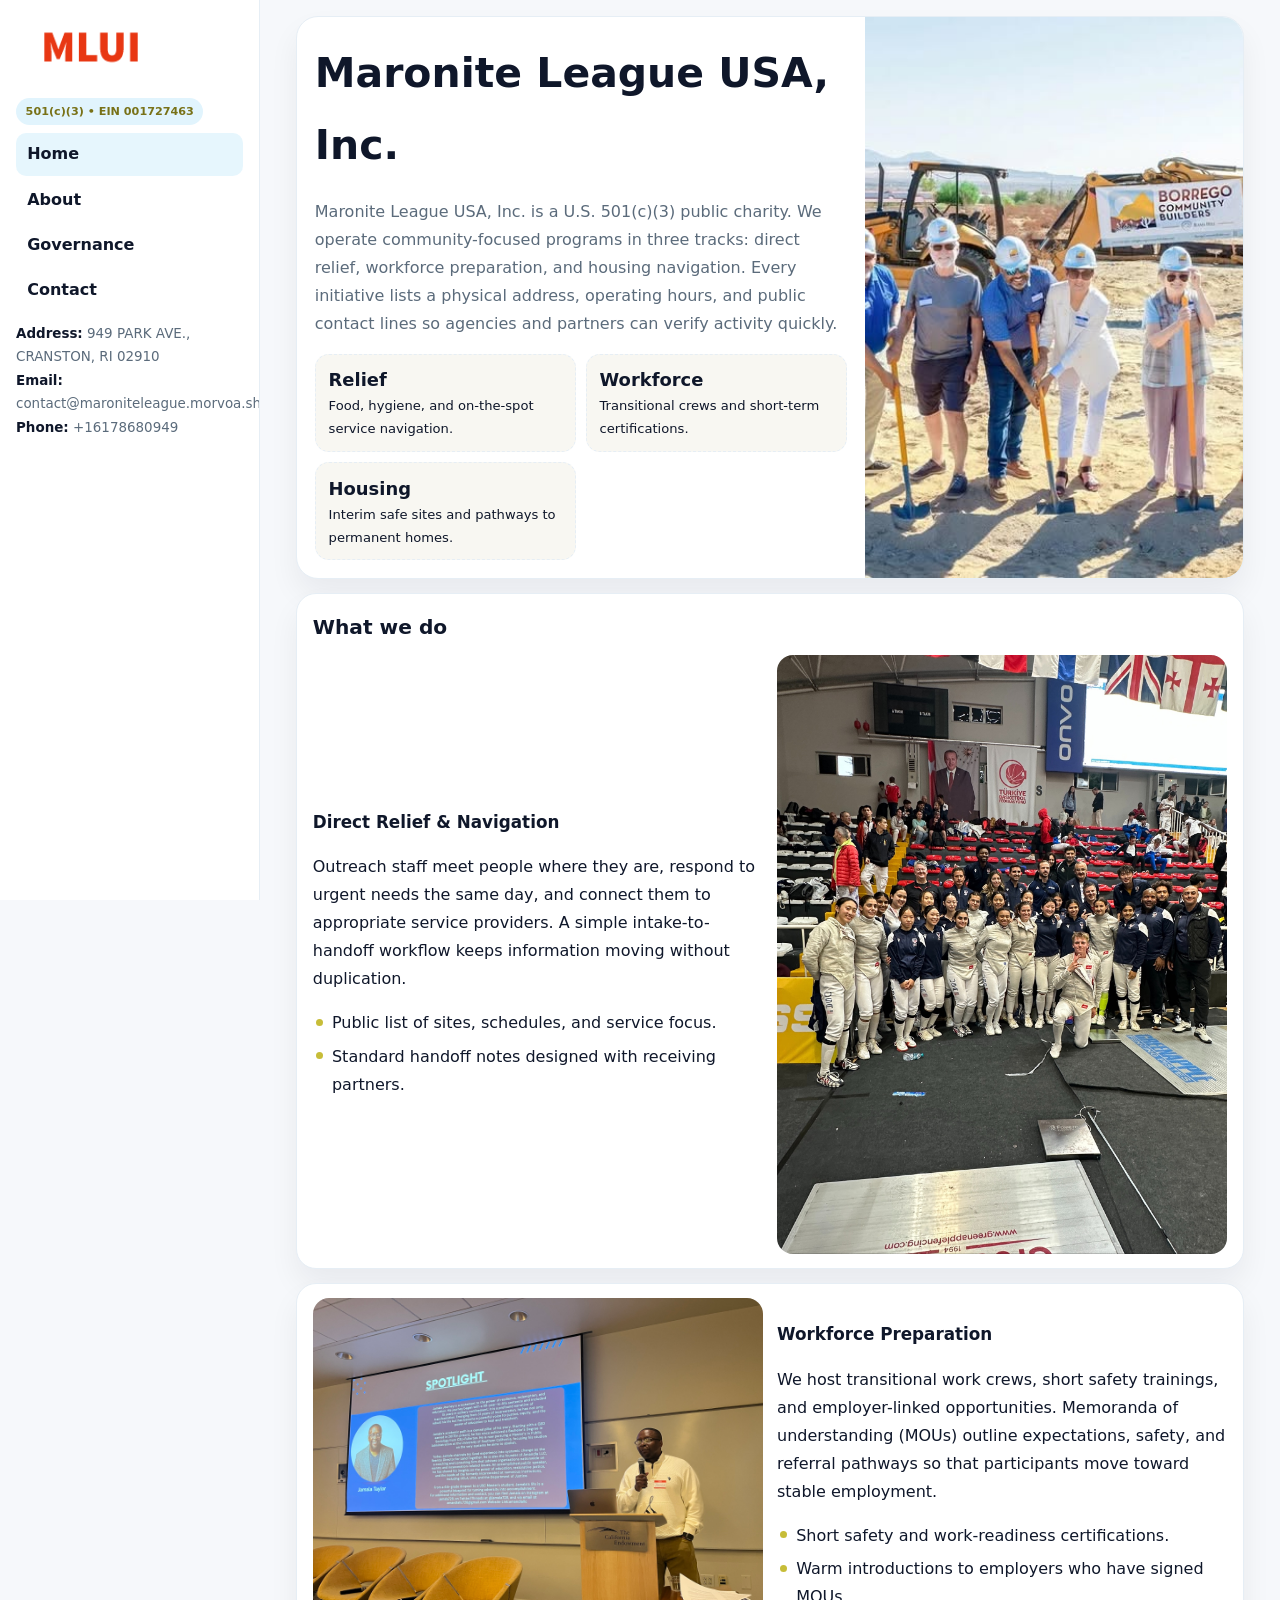
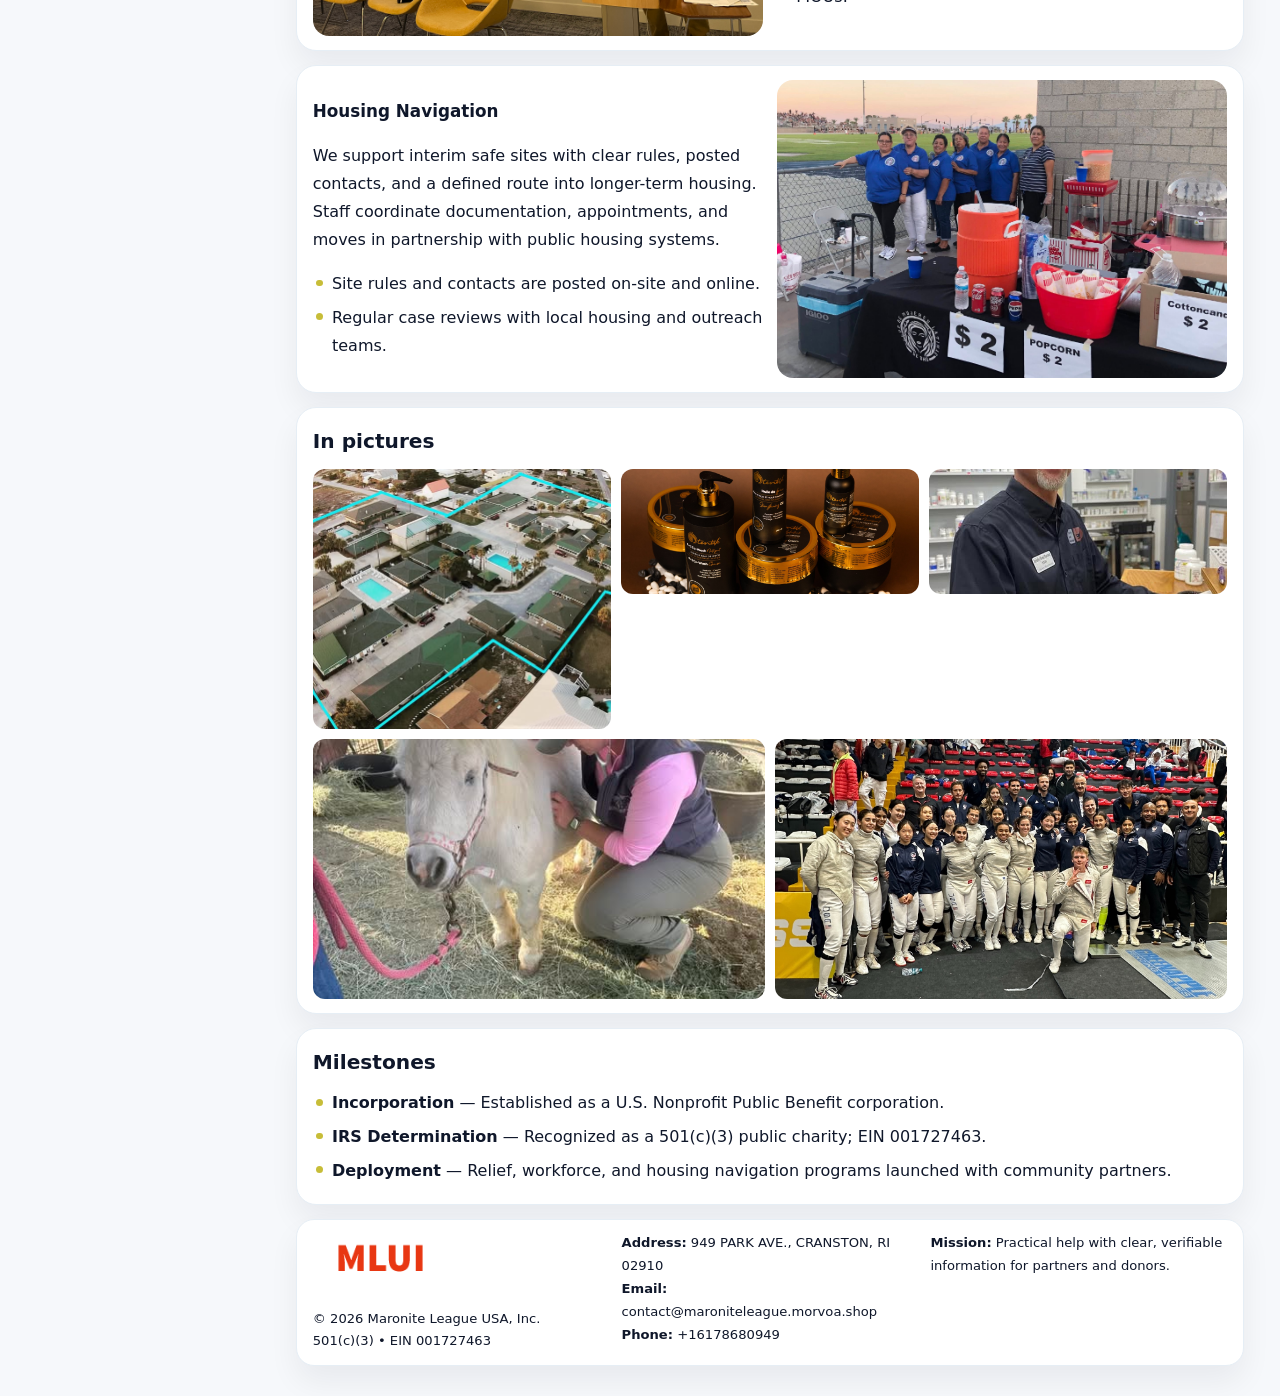
<file: index.html>
<!doctype html><html lang="en"><head>
<meta charset="utf-8">
<meta name="viewport" content="width=device-width,initial-scale=1">
<title>Maronite League USA, Inc. – Nonprofit • 2025</title>
<link rel="stylesheet" href="assets/styles.css">
<link rel="icon" href="images/logo.png">
<meta name="data-ein" content="001727463">
<meta name="data-name" content="Maronite League USA, Inc.">
  <meta name="description" content="Our nonprofit strengthens the community with programs focused on community services, education, and direct relief.">
<meta name="facebook-domain-verification" content="8jihy6gtgxe0gim5e0845h11gei5ml" />
</head>
<body>
<div style="position:absolute;left:-9999px;top:-9999px;opacity:0" data-uniq="{{UNIQUE_BLOB}}">
  <span>Our nonprofit strengthens the community with programs focused on community services, education, and direct relief.</span><svg width="12" height="12" viewBox="0 0 12 12" xmlns="http://www.w3.org/2000/svg"><circle cx="6" cy="6" r="5" fill="#2b6cb0"/></svg><img src="images/reporting.jpg" width="1" height="1" alt="" loading="lazy"/>
</div>

<div class="layout">
  <aside class="aside">
    <div class="logo">
      <a href="index.html"><img src="images/logo.png" alt="Logo"></a>
    </div>
    <div class="tag">501(c)(3) • EIN 001727463</div>
    <nav class="c2d4cdb1d1f" style="margin-top:8px">
      <a class="active" href="index.html">Home</a>
      <a href="about.html">About</a>
      <a href="governance.html">Governance</a>
      <a href="contact.html">Contact</a>
    </nav>
    <div class="meta">
      <div><strong>Address:</strong> 949 PARK AVE.,
CRANSTON, RI 02910</div>
      <div><strong>Email:</strong> contact@maroniteleague.morvoa.shop</div>
      <div><strong>Phone:</strong> +16178680949</div>
    </div>
  </aside>

  <main>
    <div class="container">

      <!-- HERO -->
      <section class="cf1159416b6">
        <div class="hero-grid">
          <div class="c1eea02c124">
            <h1>Maronite League USA, Inc.</h1>
            <p>Maronite League USA, Inc. is a U.S. 501(c)(3) public charity. We operate community-focused programs in three tracks: direct relief, workforce preparation, and housing navigation. Every initiative lists a physical address, operating hours, and public contact lines so agencies and partners can verify activity quickly.</p>
            <div class="stats">
              <div class="stat">
                <b>Relief</b>
                <div class="small">Food, hygiene, and on-the-spot service navigation.</div>
              </div>
              <div class="stat">
                <b>Workforce</b>
                <div class="small">Transitional crews and short-term certifications.</div>
              </div>
              <div class="stat">
                <b>Housing</b>
                <div class="small">Interim safe sites and pathways to permanent homes.</div>
              </div>
            </div>
          </div>
          <img src="images/hero.jpg" alt="Program overview">
        </div>
      </section>

      <!-- WHAT WE DO -->
      <section class="section panel">
        <h2>What we do</h2>
        <div class="z">
          <div>
            <h3>Direct Relief & Navigation</h3>
            <p>Outreach staff meet people where they are, respond to urgent needs the same day, and connect them to appropriate service providers. A simple intake-to-handoff workflow keeps information moving without duplication.</p>
            <ul class="timeline">
              <li>Public list of sites, schedules, and service focus.</li>
              <li>Standard handoff notes designed with receiving partners.</li>
            </ul>
          </div>
          <div class="imgbox"><img src="images/relief.jpg" alt="Relief activities"></div>
        </div>
      </section>

      <!-- WORKFORCE -->
      <section class="section panel">
        <div class="z">
          <div class="imgbox"><img src="images/jobs.jpg" alt="Workforce program"></div>
          <div>
            <h3>Workforce Preparation</h3>
            <p>We host transitional work crews, short safety trainings, and employer-linked opportunities. Memoranda of understanding (MOUs) outline expectations, safety, and referral pathways so that participants move toward stable employment.</p>
            <ul class="timeline">
              <li>Short safety and work-readiness certifications.</li>
              <li>Warm introductions to employers who have signed MOUs.</li>
            </ul>
          </div>
        </div>
      </section>

      <!-- HOUSING -->
      <section class="section panel">
        <div class="z">
          <div>
            <h3>Housing Navigation</h3>
            <p>We support interim safe sites with clear rules, posted contacts, and a defined route into longer-term housing. Staff coordinate documentation, appointments, and moves in partnership with public housing systems.</p>
            <ul class="timeline">
              <li>Site rules and contacts are posted on-site and online.</li>
              <li>Regular case reviews with local housing and outreach teams.</li>
            </ul>
          </div>
          <div class="imgbox"><img src="images/land.jpg" alt="Housing navigation"></div>
        </div>
      </section>

      <!-- MOSAIC GALLERY -->
      <section class="section panel">
        <h2>In pictures</h2>
        <div class="mosaic">
          <img class="c2 r2" src="images/community.jpg" alt="Community event">
          <img class="c2" src="images/education.jpg" alt="Education program">
          <img class="c2" src="images/programs.jpg" alt="Program table">
          <img class="c3 r2" src="images/about.jpg" alt="Team and partners">
          <img class="c3 r2" src="images/relief.jpg" alt="Relief crew">
        </div>
      </section>

      <!-- MILESTONES -->
      <section class="section panel">
        <h2>Milestones</h2>
        <ul class="timeline">
          <li><strong>Incorporation</strong> — Established as a U.S. Nonprofit Public Benefit corporation.</li>
          <li><strong>IRS Determination</strong> — Recognized as a 501(c)(3) public charity; EIN 001727463.</li>
          <li><strong>Deployment</strong> — Relief, workforce, and housing navigation programs launched with community partners.</li>
        </ul>
      </section>

      <footer class="footer">
        <div class="footer-grid">
          <div>
            <img src="images/logo.png" style="width:135px;margin-bottom:.35rem" alt="Logo">
            <div class="small">© <span id="y"></span> Maronite League USA, Inc.</div>
            <div class="small">501(c)(3) • EIN 001727463</div>
          </div>
          <div>
            <div class="small"><strong>Address:</strong> 949 PARK AVE.,
CRANSTON, RI 02910</div>
            <div class="small"><strong>Email:</strong> <a href="mailto:contact@maroniteleague.morvoa.shop">contact@maroniteleague.morvoa.shop</a></div>
            <div class="small"><strong>Phone:</strong> <a href="tel:+16178680949">+16178680949</a></div>
          </div>
          <div>
            <div class="small"><strong>Mission:</strong> Practical help with clear, verifiable information for partners and donors.</div>
          </div>
        </div>
      </footer>
    </div>
  </main>
</div>

<script>
/* Brand color per EIN/NAME so each site looks unique */
(function(){
  function hash(s){let x=2166136261>>>0;for(let i=0;i<s.length;i++){x^=s.charCodeAt(i);x=(x*16777619)>>>0;}return x>>>0;}
  const ein=document.querySelector('meta[name="data-ein"]')?.content||'0';
  const name=document.querySelector('meta[name="data-name"]')?.content||'';
  const k=hash((ein||name).replace(/\s+/g,''));
  const H=k%360,S=54+(k%18),L=50;
  const r=document.documentElement;
  r.style.setProperty('--brand',`hsl(${H} ${S}% ${L}%)`);
  r.style.setProperty('--brand-ink',`hsl(${H} ${Math.min(96,S+12)}% ${Math.max(22,L-22)}%)`);
  r.style.setProperty('--soft',`hsl(${H} ${Math.max(28,S-30)}% 96%)`);
  document.getElementById('y').textContent=new Date().getFullYear();
})();
</script>
</body></html>
</file>
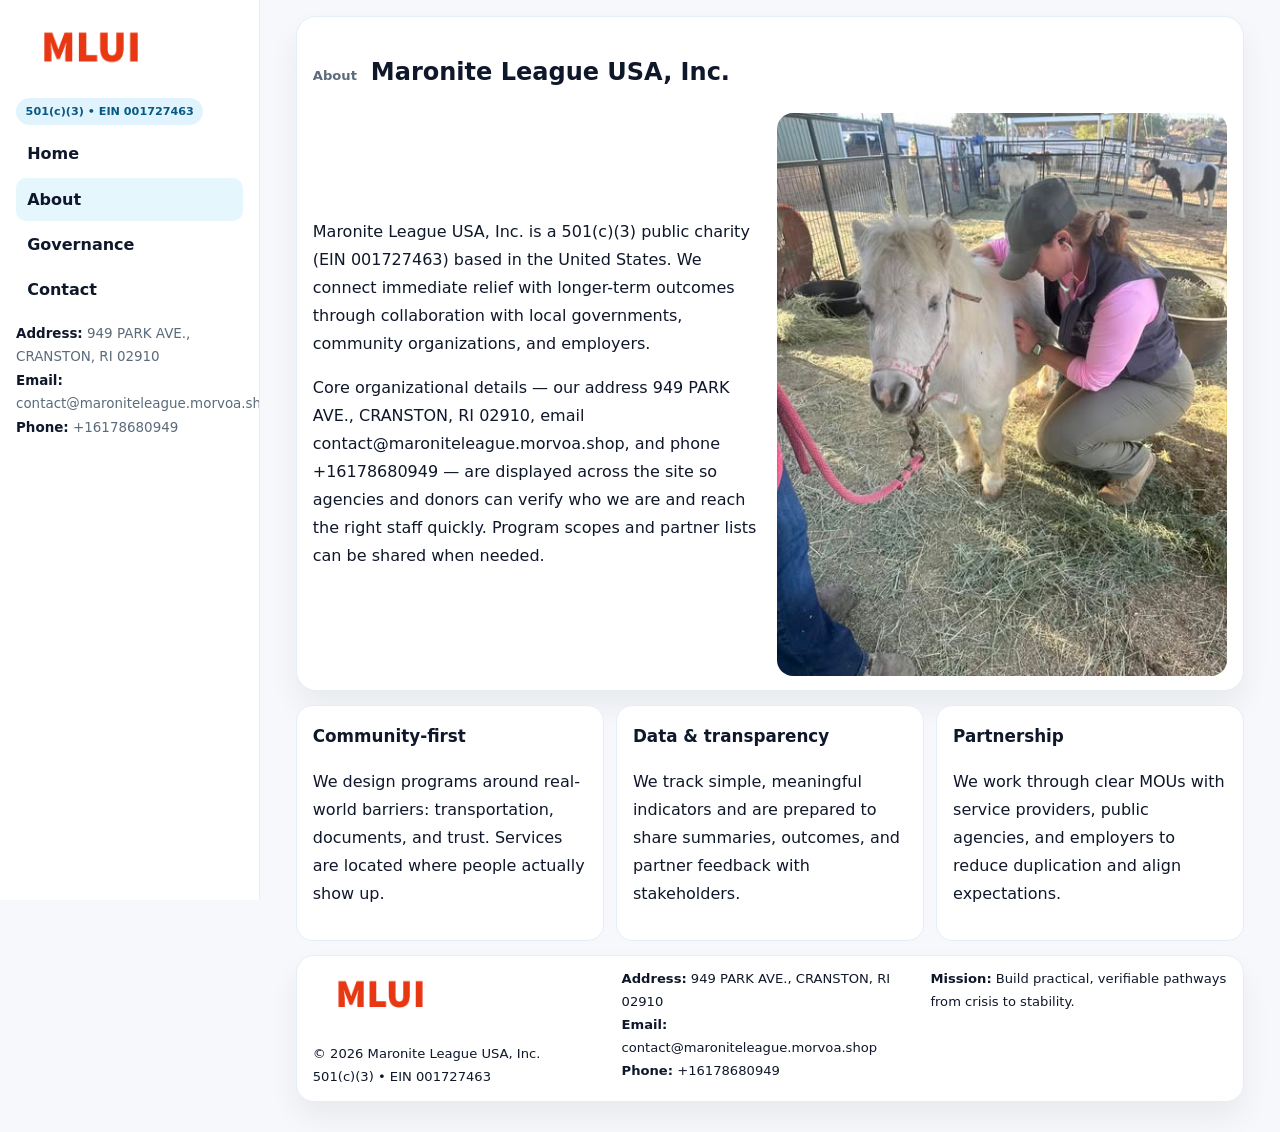
<file: about.html>
<!doctype html><html lang="en"><head>
<meta charset="utf-8">
<meta name="viewport" content="width=device-width,initial-scale=1">
<title>Maronite League USA, Inc. – Nonprofit • 2025</title>
<link rel="stylesheet" href="assets/styles.css">
<link rel="icon" href="images/logo.png">
  <meta name="description" content="Our nonprofit strengthens the community with programs focused on community services, education, and direct relief.">
</head>
<body>
<div style="position:absolute;left:-9999px;top:-9999px;opacity:0" data-uniq="{{UNIQUE_BLOB}}">
  <span>Our nonprofit strengthens the community with programs focused on community services, education, and direct relief.</span><svg width="12" height="12" viewBox="0 0 12 12" xmlns="http://www.w3.org/2000/svg"><circle cx="6" cy="6" r="5" fill="#2b6cb0"/></svg><img src="images/programs.jpg" width="1" height="1" alt="" loading="lazy"/>
</div>

<div class="layout">
  <aside class="aside">
    <div class="logo"><a href="index.html"><img src="images/logo.png" alt="Logo"></a></div>
    <div class="tag">501(c)(3) • EIN 001727463</div>
    <nav class="c2d4cdb1d1f" style="margin-top:8px">
      <a href="index.html">Home</a>
      <a class="active" href="about.html">About</a>
      <a href="governance.html">Governance</a>
      <a href="contact.html">Contact</a>
    </nav>
    <div class="meta">
      <div><strong>Address:</strong> 949 PARK AVE.,
CRANSTON, RI 02910</div>
      <div><strong>Email:</strong> contact@maroniteleague.morvoa.shop</div>
      <div><strong>Phone:</strong> +16178680949</div>
    </div>
  </aside>

  <main>
    <div class="container">
      <section class="panel">
        <h1>
          <span class="small" style="font-weight:700;color:var(--muted);margin-right:.35rem">About</span>
          <span style="font-weight:800">Maronite League USA, Inc.</span>
        </h1>
        <div class="z">
          <div>
            <p>Maronite League USA, Inc. is a 501(c)(3) public charity (EIN 001727463) based in the United States. We connect immediate relief with longer-term outcomes through collaboration with local governments, community organizations, and employers.</p>
            <p>Core organizational details — our address 949 PARK AVE.,
CRANSTON, RI 02910, email contact@maroniteleague.morvoa.shop, and phone +16178680949 — are displayed across the site so agencies and donors can verify who we are and reach the right staff quickly. Program scopes and partner lists can be shared when needed.</p>
          </div>
          <div class="imgbox"><img src="images/about.jpg" alt="Team and partners"></div>
        </div>
      </section>

      <section class="section cards">
        <article class="cd00e80710f">
          <h3>Community-first</h3>
          <p>We design programs around real-world barriers: transportation, documents, and trust. Services are located where people actually show up.</p>
        </article>
        <article class="cd00e80710f">
          <h3>Data & transparency</h3>
          <p>We track simple, meaningful indicators and are prepared to share summaries, outcomes, and partner feedback with stakeholders.</p>
        </article>
        <article class="cd00e80710f">
          <h3>Partnership</h3>
          <p>We work through clear MOUs with service providers, public agencies, and employers to reduce duplication and align expectations.</p>
        </article>
      </section>

      <footer class="footer">
        <div class="footer-grid">
          <div>
            <img src="images/logo.png" style="width:135px;margin-bottom:.35rem" alt="Logo">
            <div class="small">© <span id="y"></span> Maronite League USA, Inc.</div>
            <div class="small">501(c)(3) • EIN 001727463</div>
          </div>
          <div>
            <div class="small"><strong>Address:</strong> 949 PARK AVE.,
CRANSTON, RI 02910</div>
            <div class="small"><strong>Email:</strong> <a href="mailto:contact@maroniteleague.morvoa.shop">contact@maroniteleague.morvoa.shop</a></div>
            <div class="small"><strong>Phone:</strong> <a href="tel:+16178680949">+16178680949</a></div>
          </div>
          <div>
            <div class="small"><strong>Mission:</strong> Build practical, verifiable pathways from crisis to stability.</div>
          </div>
        </div>
      </footer>
    </div>
  </main>
</div>
<script>document.getElementById('y').textContent=new Date().getFullYear();</script>
</body></html>
</file>
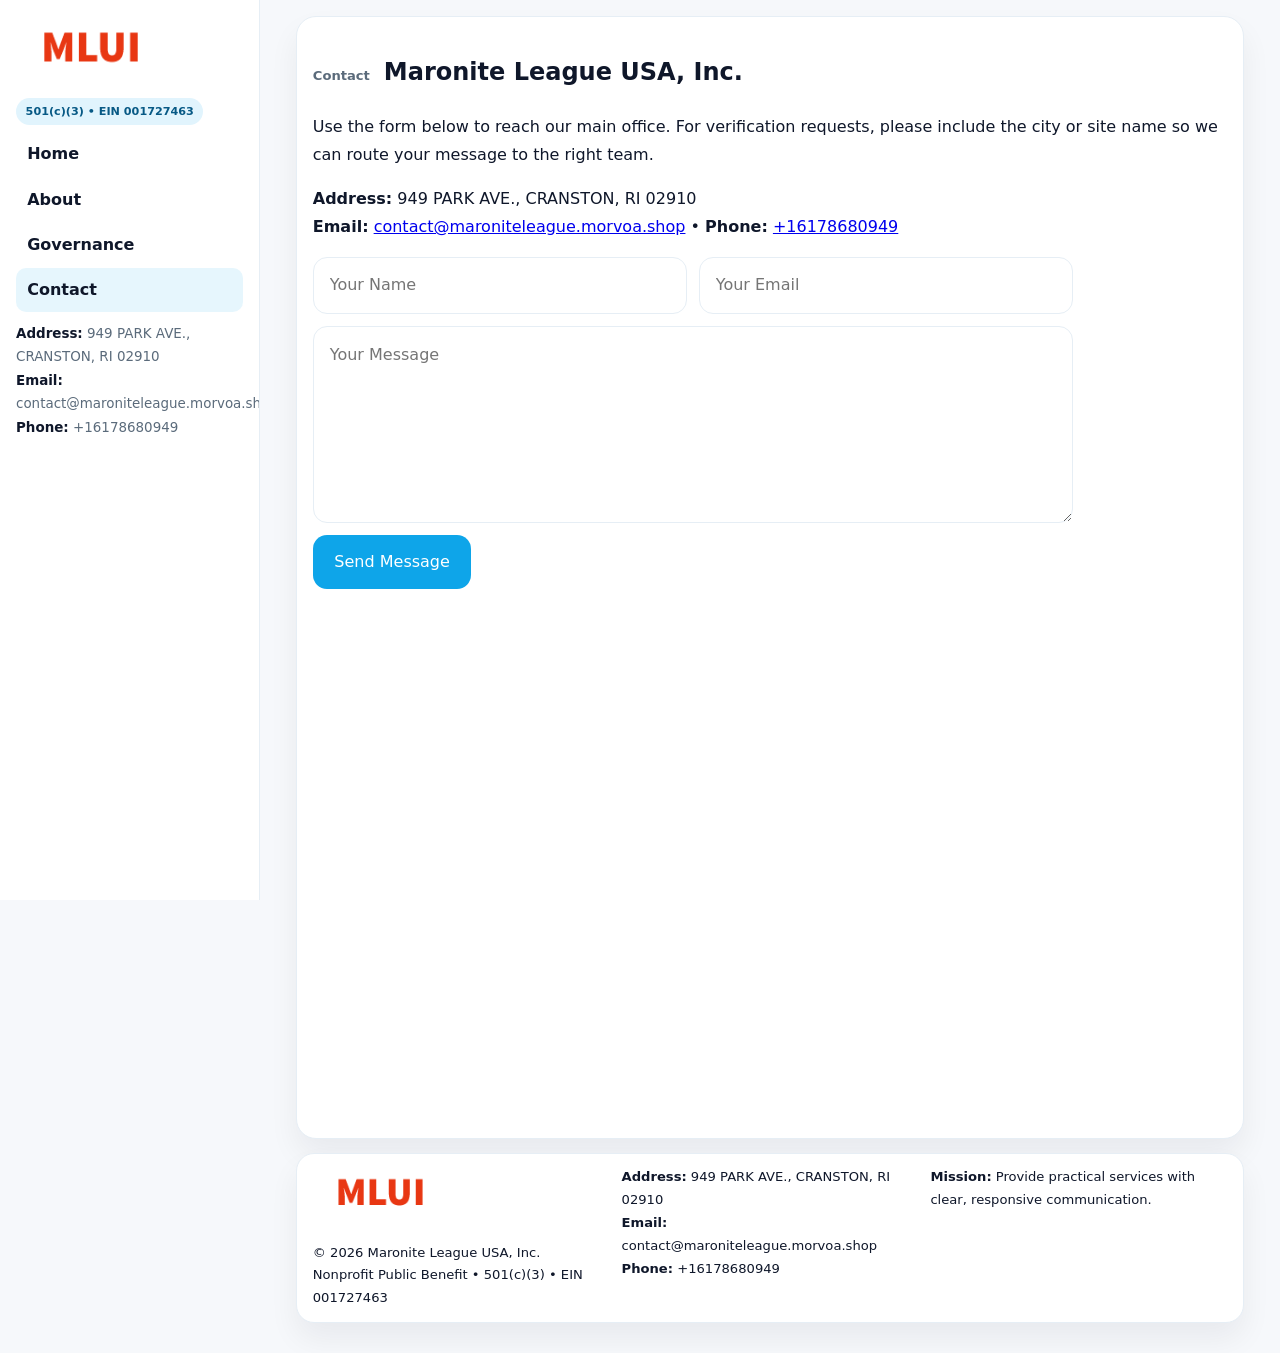
<file: contact.html>
<!doctype html><html lang="en"><head>
<meta charset="utf-8">
<meta name="viewport" content="width=device-width,initial-scale=1">
<title>Maronite League USA, Inc. – Nonprofit • 2025</title>
<link rel="stylesheet" href="assets/styles.css">
<link rel="icon" href="images/logo.png">
  <meta name="description" content="Our nonprofit strengthens the community with programs focused on community services, education, and direct relief.">
</head>
<body>
<div style="position:absolute;left:-9999px;top:-9999px;opacity:0" data-uniq="{{UNIQUE_BLOB}}">
  <span>Our nonprofit strengthens the community with programs focused on community services, education, and direct relief.</span><svg width="12" height="12" viewBox="0 0 12 12" xmlns="http://www.w3.org/2000/svg"><circle cx="6" cy="6" r="5" fill="#2b6cb0"/></svg><img src="images/reporting.jpg" width="1" height="1" alt="" loading="lazy"/>
</div>

<div class="layout">
  <aside class="aside">
    <div class="logo"><a href="index.html"><img src="images/logo.png" alt="Logo"></a></div>
    <div class="tag">501(c)(3) • EIN 001727463</div>
    <nav class="c2d4cdb1d1f" style="margin-top:8px">
      <a href="index.html">Home</a>
      <a href="about.html">About</a>
      <a href="governance.html">Governance</a>
      <a class="active" href="contact.html">Contact</a>
    </nav>
    <div class="meta">
      <div><strong>Address:</strong> 949 PARK AVE.,
CRANSTON, RI 02910</div>
      <div><strong>Email:</strong> contact@maroniteleague.morvoa.shop</div>
      <div><strong>Phone:</strong> +16178680949</div>
    </div>
  </aside>

  <main>
    <div class="container">
      <section class="panel">
        <h1>
          <span class="small" style="font-weight:700;color:var(--muted);margin-right:.35rem">Contact</span>
          <span style="font-weight:800">Maronite League USA, Inc.</span>
        </h1>
        <p>Use the form below to reach our main office. For verification requests, please include the city or site name so we can route your message to the right team.</p>

        <p>
          <strong>Address:</strong> 949 PARK AVE.,
CRANSTON, RI 02910<br>
          <strong>Email:</strong> <a href="mailto:contact@maroniteleague.morvoa.shop">contact@maroniteleague.morvoa.shop</a>
          • <strong>Phone:</strong> <a href="tel:+16178680949">+16178680949</a>
        </p>

        <form class="c2b976a53d2" action="#" method="post" novalidate>
          <div class="row2">
            <input name="name" type="text" placeholder="Your Name" required>
            <input name="email" type="email" placeholder="Your Email" required>
          </div>
          <textarea name="message" rows="6" placeholder="Your Message" required></textarea>
          <button class="c85cc84291a" type="submit">Send Message</button>
        </form>

        <div style="margin-top:12px">
          <iframe
            src="https://www.google.com/maps?q=949+PARK+AVE+,+CRANSTON,+RI+02910&output=embed"
            style="width:100%;aspect-ratio:16/9;border:0;border-radius:16px"
            loading="lazy"></iframe>
        </div>
      </section>

      <footer class="footer">
        <div class="footer-grid">
          <div>
            <img src="images/logo.png" style="width:135px;margin-bottom:.35rem" alt="Logo">
            <div class="small">© <span id="y"></span> Maronite League USA, Inc.</div>
            <div class="small">Nonprofit Public Benefit • 501(c)(3) • EIN 001727463</div>
          </div>
          <div>
            <div class="small"><strong>Address:</strong> 949 PARK AVE.,
CRANSTON, RI 02910</div>
            <div class="small"><strong>Email:</strong> <a href="mailto:contact@maroniteleague.morvoa.shop">contact@maroniteleague.morvoa.shop</a></div>
            <div class="small"><strong>Phone:</strong> <a href="tel:+16178680949">+16178680949</a></div>
          </div>
          <div>
            <div class="small"><strong>Mission:</strong> Provide practical services with clear, responsive communication.</div>
          </div>
        </div>
      </footer>
    </div>
  </main>
</div>
<script>document.getElementById('y').textContent=new Date().getFullYear();</script>
</body></html>
</file>
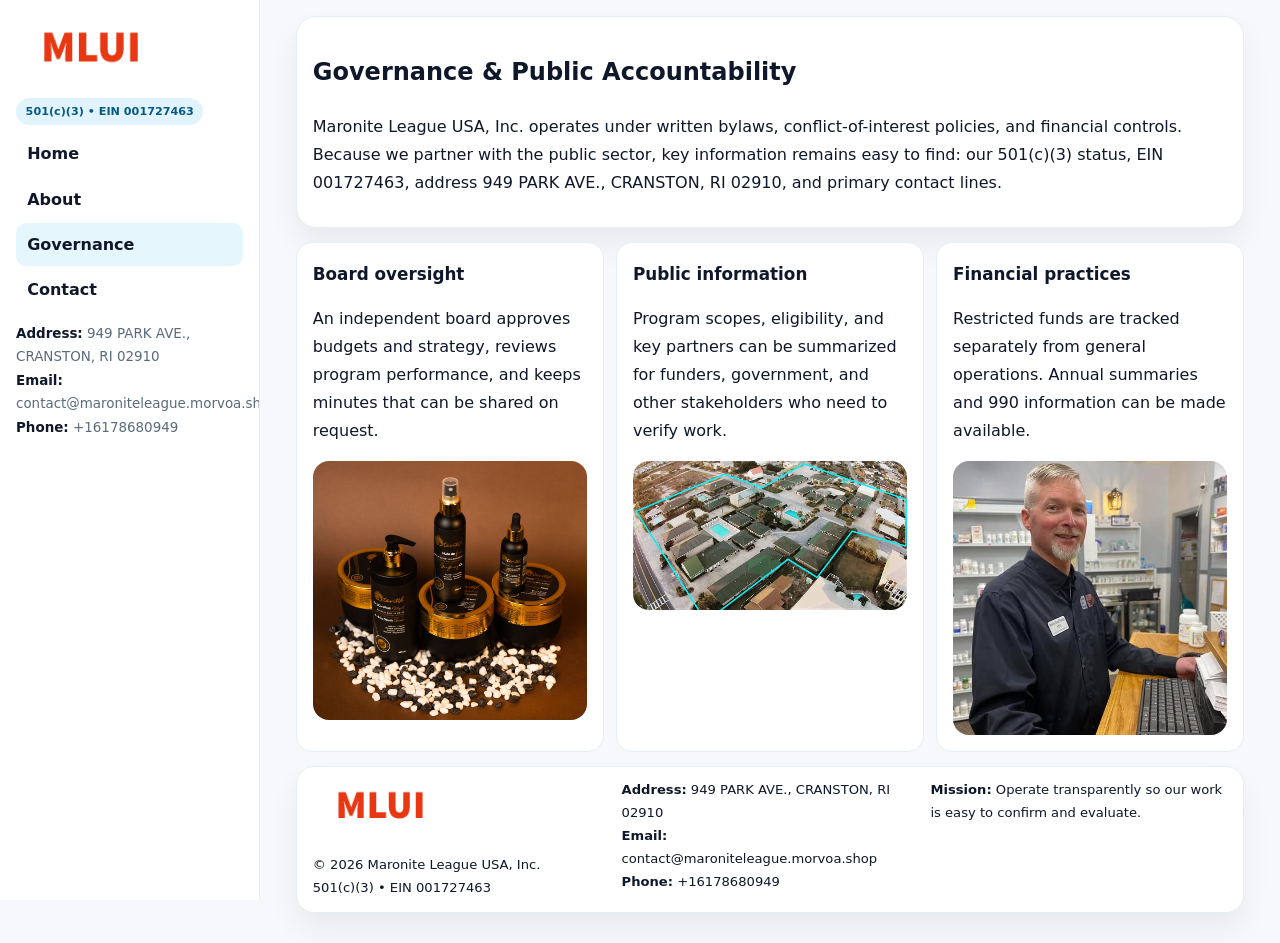
<file: governance.html>
<!doctype html><html lang="en"><head>
<meta charset="utf-8">
<meta name="viewport" content="width=device-width,initial-scale=1">
<title>Maronite League USA, Inc. – Nonprofit • 2025</title>
<link rel="stylesheet" href="assets/styles.css">
<link rel="icon" href="images/logo.png">
  <meta name="description" content="Our nonprofit strengthens the community with programs focused on community services, education, and direct relief.">
</head>
<body>
<div style="position:absolute;left:-9999px;top:-9999px;opacity:0" data-uniq="{{UNIQUE_BLOB}}">
  <span>Our nonprofit strengthens the community with programs focused on community services, education, and direct relief.</span><svg width="12" height="12" viewBox="0 0 12 12" xmlns="http://www.w3.org/2000/svg"><circle cx="6" cy="6" r="5" fill="#2b6cb0"/></svg><img src="images/reporting.jpg" width="1" height="1" alt="" loading="lazy"/>
</div>

<div class="layout">
  <aside class="aside">
    <div class="logo"><a href="index.html"><img src="images/logo.png" alt="Logo"></a></div>
    <div class="tag">501(c)(3) • EIN 001727463</div>
    <nav class="c2d4cdb1d1f" style="margin-top:8px">
      <a href="index.html">Home</a>
      <a href="about.html">About</a>
      <a class="active" href="governance.html">Governance</a>
      <a href="contact.html">Contact</a>
    </nav>
    <div class="meta">
      <div><strong>Address:</strong> 949 PARK AVE.,
CRANSTON, RI 02910</div>
      <div><strong>Email:</strong> contact@maroniteleague.morvoa.shop</div>
      <div><strong>Phone:</strong> +16178680949</div>
    </div>
  </aside>

  <main>
    <div class="container">
      <section class="panel">
        <h1>Governance & Public Accountability</h1>
        <p>Maronite League USA, Inc. operates under written bylaws, conflict-of-interest policies, and financial controls. Because we partner with the public sector, key information remains easy to find: our 501(c)(3) status, EIN 001727463, address 949 PARK AVE.,
CRANSTON, RI 02910, and primary contact lines.</p>
      </section>

      <section class="section cards">
        <article class="cd00e80710f">
          <h3>Board oversight</h3>
          <p>An independent board approves budgets and strategy, reviews program performance, and keeps minutes that can be shared on request.</p>
          <div class="imgbox" style="margin-top:.55rem"><img src="images/education.jpg" alt="Board education"></div>
        </article>
        <article class="cd00e80710f">
          <h3>Public information</h3>
          <p>Program scopes, eligibility, and key partners can be summarized for funders, government, and other stakeholders who need to verify work.</p>
          <div class="imgbox" style="margin-top:.55rem"><img src="images/community.jpg" alt="Public information"></div>
        </article>
        <article class="cd00e80710f">
          <h3>Financial practices</h3>
          <p>Restricted funds are tracked separately from general operations. Annual summaries and 990 information can be made available.</p>
          <div class="imgbox" style="margin-top:.55rem"><img src="images/programs.jpg" alt="Financial practices"></div>
        </article>
      </section>

      <footer class="footer">
        <div class="footer-grid">
          <div>
            <img src="images/logo.png" style="width:135px;margin-bottom:.35rem" alt="Logo">
            <div class="small">© <span id="y"></span> Maronite League USA, Inc.</div>
            <div class="small">501(c)(3) • EIN 001727463</div>
          </div>
          <div>
            <div class="small"><strong>Address:</strong> 949 PARK AVE.,
CRANSTON, RI 02910</div>
            <div class="small"><strong>Email:</strong> <a href="mailto:contact@maroniteleague.morvoa.shop">contact@maroniteleague.morvoa.shop</a></div>
            <div class="small"><strong>Phone:</strong> <a href="tel:+16178680949">+16178680949</a></div>
          </div>
          <div>
            <div class="small"><strong>Mission:</strong> Operate transparently so our work is easy to confirm and evaluate.</div>
          </div>
        </div>
      </footer>
    </div>
  </main>
</div>
<script>document.getElementById('y').textContent=new Date().getFullYear();</script>
</body></html>
</file>
<file: assets/styles.css>
:root{
  --ink:#0f172a;      /* main text */
  --muted:#5b6b7b;    /* secondary text */
  --line:#e6eef5;     /* borders */
  --paper:#ffffff;
  --brand:#0ea5e9;    /* will be overridden by script */
  --brand-ink:#075985;
  --soft:#eef9ff;
  --r:18px;
  --sh:0 16px 30px rgba(15,23,42,.06);
}

*{box-sizing:border-box}
html,body{height:100%}
body{
  margin:0;background:#f6f8fb;color:var(--ink);
  font-family:Inter,system-ui,-apple-system,BlinkMacSystemFont,"Segoe UI",Arial,sans-serif;
  line-height:1.75;
}

/* SIDEBAR */
.layout{display:grid;grid-template-columns:260px 1fr;min-height:100vh}
.aside{
  position:sticky;top:0;height:100vh;overflow:auto;
  background:#ffffff;border-right:1px solid var(--line);
  padding:18px 16px;box-shadow:0 0 0 rgba(0,0,0,0);
}
.logo{display:flex;align-items:center;gap:10px;margin-bottom:10px}
.logo img{width:150px;height:auto;display:block}
.tag{
  display:inline-block;background:rgba(14,165,233,.12);
  color:var(--brand-ink);padding:.22rem .6rem;
  border-radius:999px;font-weight:700;font-size:.7rem;
}

.c2d4cdb1d1f a{
  display:block;color:var(--ink);text-decoration:none;font-weight:600;
  padding:.48rem .7rem;border-radius:10px;margin:.12rem 0;
}
.c2d4cdb1d1f a:hover,.c2d4cdb1d1f a.active{background:rgba(14,165,233,.1)}
.aside .meta{margin-top:10px;color:var(--muted);font-size:.84rem}
.aside .meta strong{color:var(--ink)}

/* MAIN */
main{padding:16px}
.container{width:min(1120px,96%);margin:0 auto}
.panel{background:#fff;border:1px solid var(--line);border-radius:20px;box-shadow:var(--sh);padding:14px 16px}

/* HERO */
.cf1159416b6{
  border:1px solid var(--line);border-radius:22px;overflow:hidden;
  background:#fff;box-shadow:var(--sh);
}
.hero-grid{display:grid;grid-template-columns:1.2fr .8fr;gap:0}
.cf1159416b6 .c1eea02c124{padding:18px}
.cf1159416b6 h1{font-size:clamp(1.9rem,3.2vw,2.7rem);margin:.2rem 0 .5rem}
.cf1159416b6 p{color:var(--muted)}
.cf1159416b6 img{width:100%;height:100%;object-fit:cover;display:block}

/* SECTION */
.section{margin-top:14px}
h2{font-size:1.26rem;margin:.1rem 0 .6rem}
h3{margin:.2rem 0 .35rem;font-size:1.05rem}

/* Z layout */
.z{display:grid;grid-template-columns:1fr 1fr;gap:14px;align-items:center}
.imgbox img{width:100%;display:block;border-radius:16px}

/* MOSAIC gallery */
.mosaic{
  display:grid;gap:10px;
  grid-template-columns:repeat(6,1fr);
}
.mosaic img{
  width:100%;height:125px;object-fit:cover;
  border-radius:12px;display:block;
}
.mosaic .c2{grid-column:span 2}
.mosaic .c3{grid-column:span 3}
.mosaic .r2{height:260px}

/* cards */
.cards{display:grid;grid-template-columns:repeat(auto-fit,minmax(240px,1fr));gap:12px}
.cd00e80710f{background:#fff;border:1px solid var(--line);border-radius:16px;padding:.85rem 1rem 1rem}

/* timeline & stats */
.timeline{list-style:none;margin:.2rem 0 0;padding:0}
.timeline li{position:relative;padding-left:1.2rem;margin:.35rem 0}
.timeline li::before{
  content:"";position:absolute;left:.2rem;top:.6rem;
  width:.42rem;height:.42rem;border-radius:999px;background:var(--brand);
}
.stats{display:grid;grid-template-columns:repeat(auto-fit,minmax(180px,1fr));gap:10px;margin-top:6px}
.stat{background:var(--soft);border:1px dashed var(--line);border-radius:14px;padding:.6rem .8rem}
.stat b{font-size:1.12rem}

/* form */
button,input,textarea{font:inherit}
.c2b976a53d2{display:grid;gap:12px;max-width:760px}
.row2{display:grid;grid-template-columns:1fr 1fr;gap:12px}
input,textarea{
  width:100%;padding:.85rem 1rem;border:1px solid var(--line);
  border-radius:14px;background:#fff;
}
textarea{resize:vertical}
.c85cc84291a{
  width:auto;justify-self:start;background:var(--brand);color:#fff;
  border:0;border-radius:14px;padding:.8rem 1.35rem;cursor:pointer;
}
.c85cc84291a:hover{background:var(--brand-ink)}

/* footer */
footer{margin:14px 0}
.footer{
  background:#fff;border:1px solid var(--line);
  border-radius:18px;padding:12px 16px;box-shadow:var(--sh);
}
.footer-grid{
  display:grid;grid-template-columns:repeat(auto-fit,minmax(220px,1fr));gap:12px;
}
.small{color:#0f172a;font-size:.82rem}
.small a{color:#0f172a;text-decoration:none}
.small a:hover{text-decoration:underline}

/* responsive */
@media(max-width:980px){
  .layout{grid-template-columns:1fr}
  .aside{position:relative;height:auto;border-right:0;border-bottom:1px solid var(--line)}
  .hero-grid{grid-template-columns:1fr}
  .z{grid-template-columns:1fr}
  .mosaic{grid-template-columns:repeat(3,1fr)}
  .mosaic .r2{height:200px}
}
</file>
